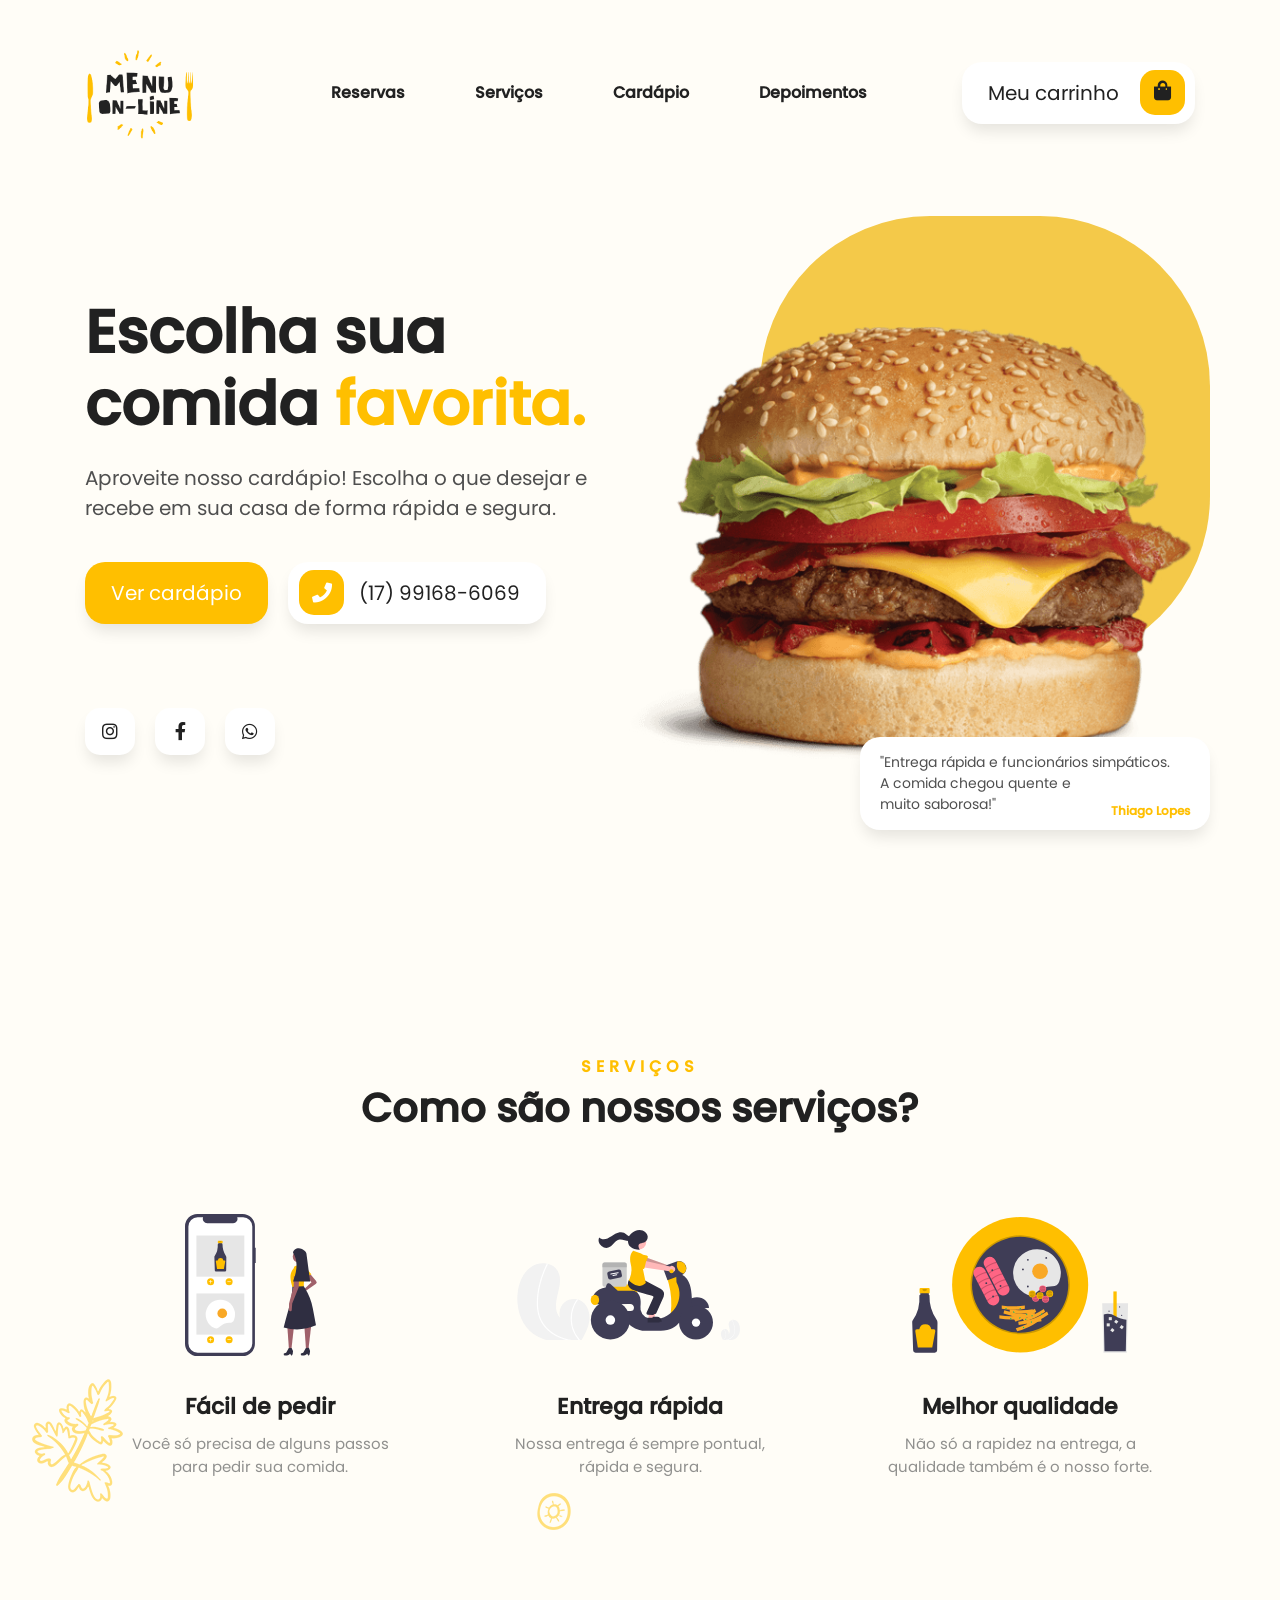
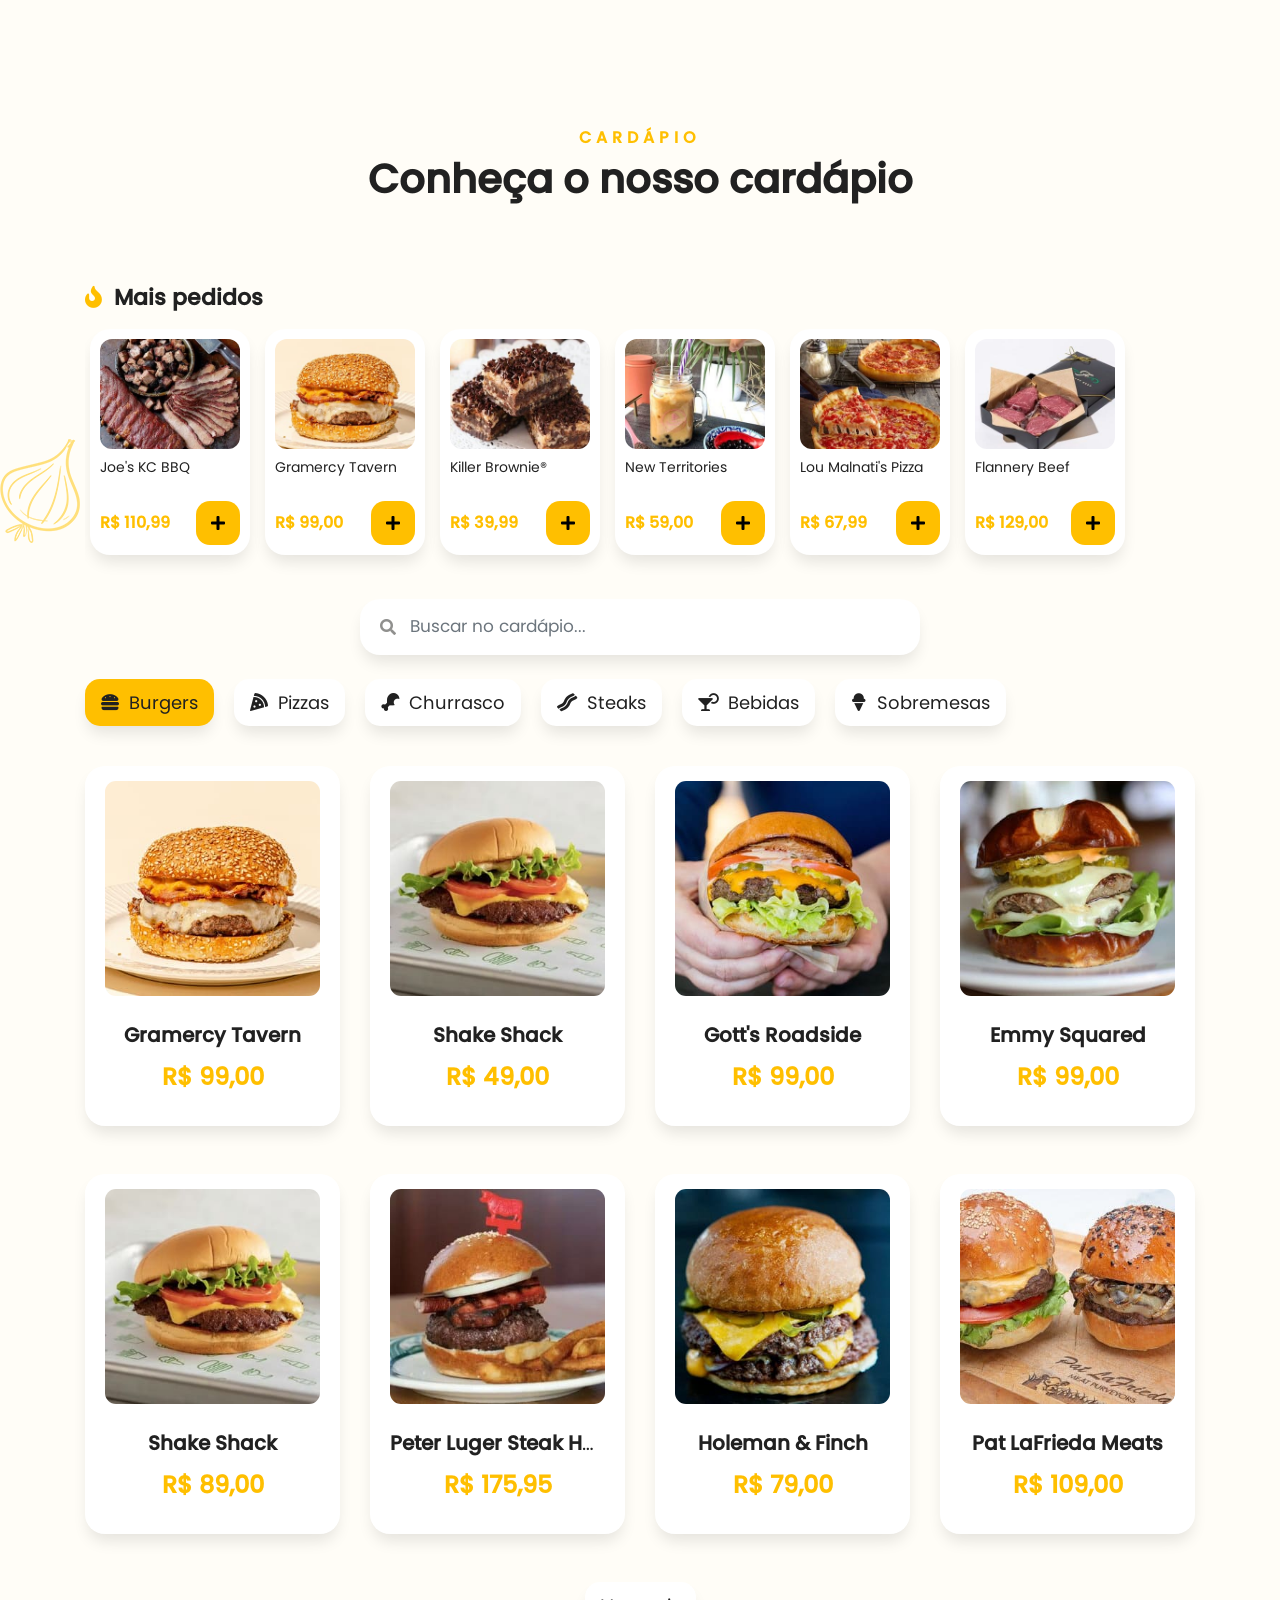
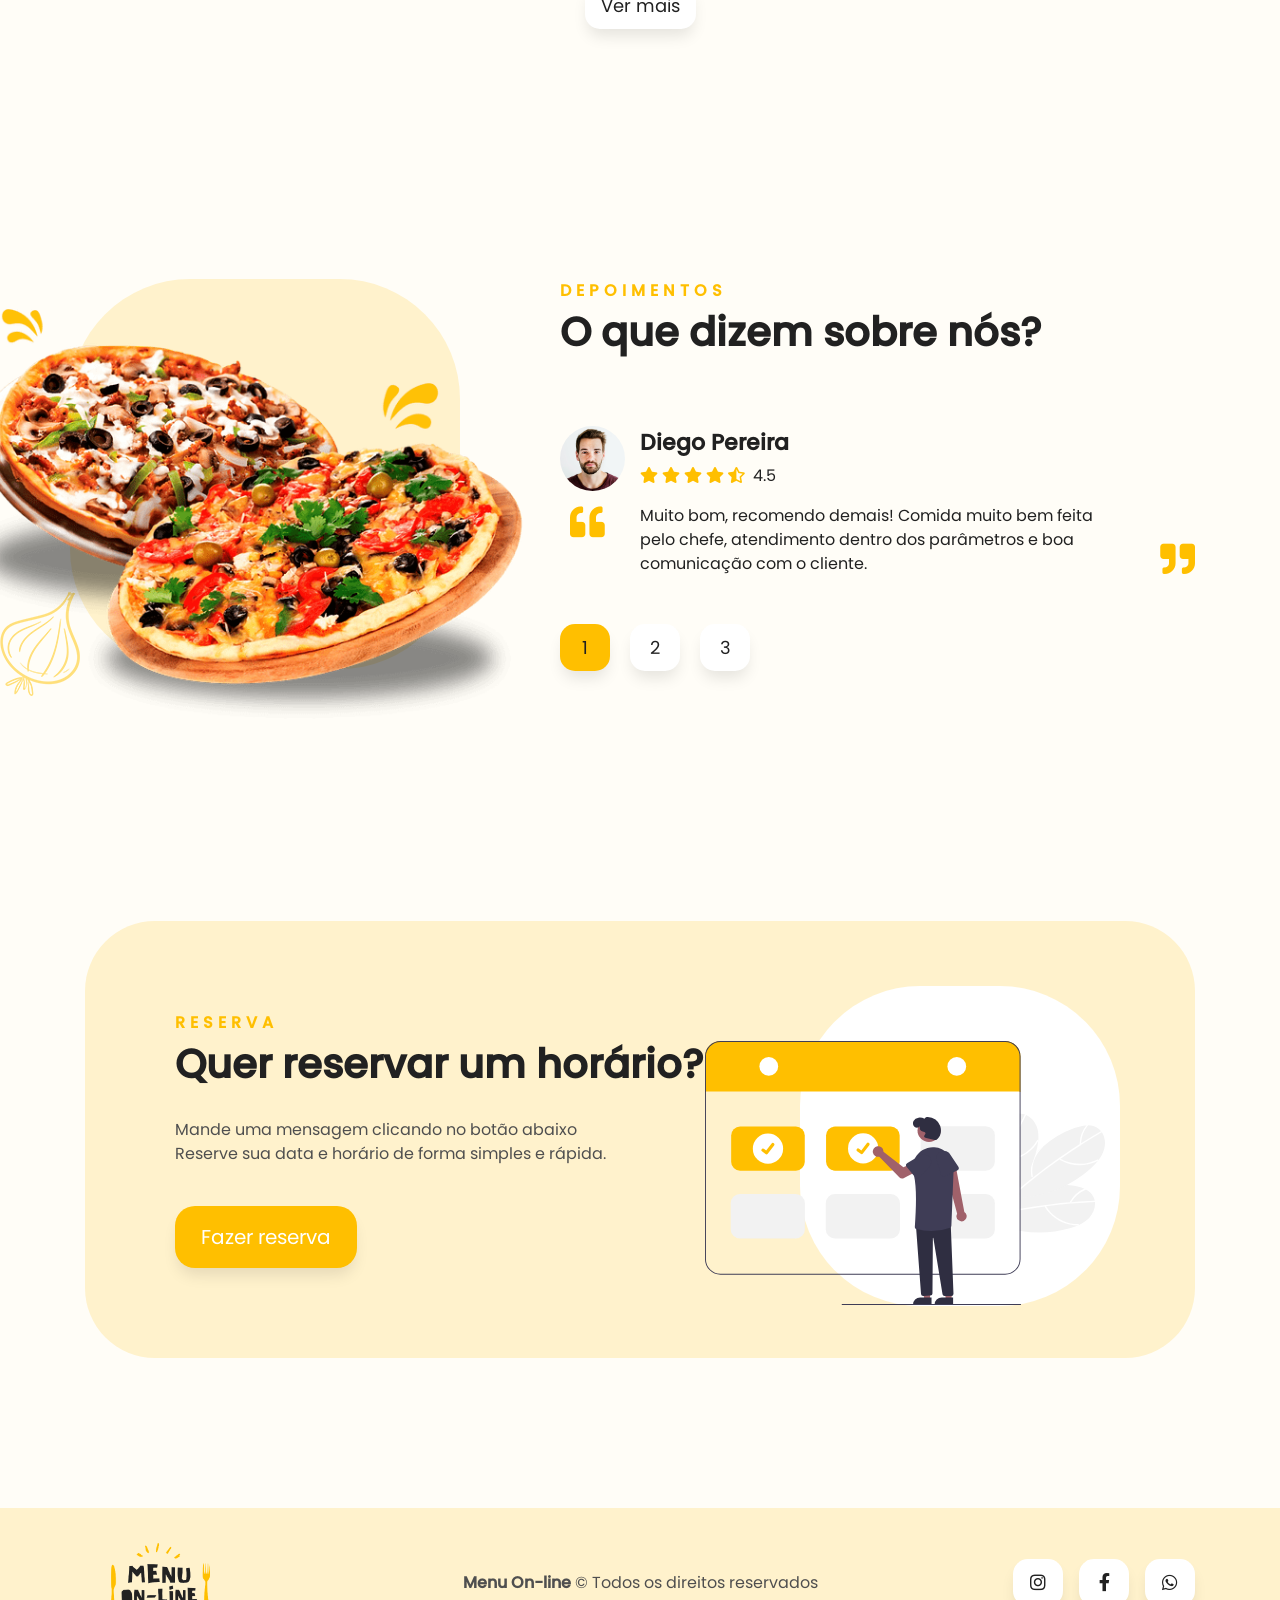
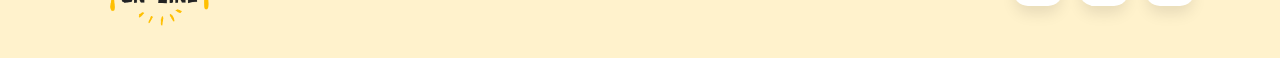
<file: index.html>
<!DOCTYPE html>
<html>

    <head>
        <meta charset="UTF-8" />
        <meta http-equiv="X-UA-Compatible" content="IE=edge" />
        <meta name="viewport" content="width=device-width, initial-scale=1.0, viewport-fit=cover" />
        <title>Restaurante - Seja bem-vindo!</title>

        <link rel="stylesheet" href="./css/bootstrap.min.css" />
        <link rel="stylesheet" href="./css/fontawesome.css" />
        <link rel="stylesheet" href="./css/animate.css" />
        <link rel="stylesheet" href="./css/main.css" />
        <link rel="stylesheet" href="./css/responsivo.css" />

    </head>

    <body>

        <div class="container-mensagens" id="container-mensagens">

        </div>

        <a class="botao-carrinho animated bounceIn hidden" onclick="cardapio.metodos.abrirCarrinho(true)">
            <div class="badge-total-carrinho">0</div>
            <i class="fa fa-shopping-bag"></i>
        </a>

        <section class="header">
            <div class="container">
                <nav class="navbar navbar-expand-lg pl-0 pr-0 col-one">
                    <a class="navbar-brand wow fadeIn" href="#">
                        <img src="./img/logo.png" width="160" class="img-logo" />
                    </a>
                    <button class="navbar-toggler" type="button" data-toggle="collapse" data-target="#navbarNavDropdown">
                        <span class="navbar-toggler-icon">
                            <i class="fas fa-bars"></i>
                        </span>
                    </button>
                    <div class="collapse navbar-collapse" id="navbarNavDropdown">
                        <ul class="navbar-nav ml-auto mr-auto wow fadeIn">
                            <li class="nav-item">
                                <a href="#reservas" class="nav-link"><b>Reservas</b></a>
                            </li>
                            <li class="nav-item">
                                <a href="#servicos" class="nav-link"><b>Serviços</b></a>
                            </li>
                            <li class="nav-item">
                                <a href="#cardapio" class="nav-link"><b>Cardápio</b></a>
                            </li>
                            <li class="nav-item">
                                <a href="#depoimentos" class="nav-link"><b>Depoimentos</b></a>
                            </li>
                        </ul>
                        <a class="btn btn-white btn-icon wow fadeIn" onclick="cardapio.metodos.abrirCarrinho(true)">
                            Meu carrinho <span class="icon">
                                <div class="container-total-carrinho badge-total-carrinho hidden">0</div>
                                <i class="fa fa-shopping-bag"></i>
                            </span>
                        </a>
                    </div>
                </nav>
            </div>
        </section>

        <section class="banner">
            <div class="container">
                <div class="row">
                    <div class="col-12 col-lg-6 col-md-6 col-sm-12 col-one">
                        <div class="d-flex text-banner">
                            <h1 class="wow fadeInLeft"><b>Escolha sua comida <b class="color-primary">favorita.</b></b></h1>
                            <p class="wow fadeInLeft delay-02s">
                                Aproveite nosso cardápio! Escolha o que desejar e recebe em sua casa de forma rápida e segura.
                            </p>
                            <div class="wow fadeIn delay-05s">
                                <a href="#cardapio" class="btn btn-yellow mt-4 mr-3">
                                    Ver cardápio
                                </a>
                                <a href="#" class="btn btn-white btn-icon-left mt-4" id="btnLigar">
                                    <span class="icon-left">
                                        <i class="fa fa-phone"></i>
                                    </span>
                                    (17) 99168-6069
                                </a>
                            </div>
                        </div>
                        <a href="https://www.instagram.com/limafront/" target="_blank" class="btn btn-sm btn-white btn-social mt-4 mr-3 wow fadeIn delay-05s">
                            <i class="fab fa-instagram"></i>
                        </a>
                        <a class="btn btn-sm btn-white btn-social mt-4 mr-3 wow fadeIn delay-05s">
                            <i class="fab fa-facebook-f"></i>
                        </a>
                        <a class="btn btn-sm btn-white btn-social mt-4 wow fadeIn delay-05s">
                            <i class="fab fa-whatsapp"></i>
                        </a>
                    </div>

                    <div class="col-6 no-mobile">
                        <div class="card-banner wow fadeIn delay-02s"></div>
                        <div class="d-flex img-banner wow fadeIn delay-05s">
                            <img src="./img/burguer.png" />
                        </div>
                        <div class="card card-case wow fadeInRight delay-07s">
                            "Entrega rápida e funcionários simpáticos.
                            <br>A comida chegou quente e <br>
                            muito saborosa!"
                            <span class="card-case-name">
                                <b>Thiago Lopes</b>
                            </span>
                        </div>
                    </div>
                </div>
            </div>
        </section>

        <section class="servicos" id="servicos">

            <div class="background-servicos"></div>

            <div class="container">
                <div class="row">

                    <div class="col-12 col-one text-center mb-5 wow fadeIn">
                        <span class="hint-title"><b>Serviços</b></span>
                        <h1 class="title">
                            <b>Como são nossos serviços?</b>
                        </h1>
                    </div>

                    <div class="col-12 col-lg-4 col-md-4 col-sm-12 col-one mb-5 wow fadeInUp">
                        <div class="card-icon text-center">
                            <img src="./img/icone-pedido.svg" width="150" />
                        </div>
                        <div class="card-text text-center mt-3">
                            <p><b>Fácil de pedir</b></p>
                            <span>
                                Você só precisa de alguns passos para pedir sua comida.
                            </span>
                        </div>
                    </div>

                    <div class="col-12 col-lg-4 col-md-4 col-sm-12 col-one mb-5 wow fadeInUp">
                        <div class="card-icon text-center">
                            <img src="./img/icone-delivery.svg" width="250" />
                        </div>
                        <div class="card-text text-center mt-3">
                            <p><b>Entrega rápida</b></p>
                            <span>
                                Nossa entrega é sempre pontual, rápida e segura.
                            </span>
                        </div>
                    </div>

                    <div class="col-12 col-lg-4 col-md-4 col-sm-12 col-one mb-5 wow fadeInUp">
                        <div class="card-icon text-center">
                            <img src="./img/icone-qualidade.svg" width="250" />
                        </div>
                        <div class="card-text text-center mt-3">
                            <p><b>Melhor qualidade</b></p>
                            <span>
                                Não só a rapidez na entrega, a qualidade também é o nosso forte.
                            </span>
                        </div>
                    </div>

                </div>
            </div>
        </section>

        <section class="cardapio" id="cardapio">

            <div class="background-cardapio"></div>

            <div class="container">
                <div class="row">

                    <div class="col-12 col-one text-center mb-5 wow fadeIn">
                        <span class="hint-title"><b>Cardápio</b></span>
                        <h1 class="title">
                            <b>Conheça o nosso cardápio</b>
                        </h1>
                    </div>

                    <div class="col-12 col-one mb-4 wow fadeInUp" id="maisPedidos">
                        <p class="titulo-secao"><i class="fas fa-fire"></i>&nbsp; <b>Mais pedidos</b></p>
                        <div class="lista-populares" id="listaPopulares"></div>
                    </div>

                    <div class="col-12 col-one mb-4 wow fadeInUp">
                        <div class="busca-wrap">
                            <i class="fas fa-search"></i>
                            <input id="txtBusca" type="search" class="form-control" placeholder="Buscar no cardápio..." autocomplete="off" oninput="cardapio.metodos.buscarItens()" />
                            <a id="btnLimparBusca" class="limpar-busca hidden" onclick="cardapio.metodos.limparBusca()"><i class="fas fa-times"></i></a>
                        </div>
                    </div>

                    <div class="col-12 col-one container-menu wow fadeInUp">
                        <a id="menu-burgers" class="btn btn-white btn-sm mr-3 active" onclick="cardapio.metodos.obterItensCardapio('burgers')">
                            <i class="fas fa-hamburger"></i>&nbsp; Burgers
                        </a>
                        <a id="menu-pizzas" class="btn btn-white btn-sm mr-3" onclick="cardapio.metodos.obterItensCardapio('pizzas')">
                            <i class="fas fa-pizza-slice"></i>&nbsp; Pizzas
                        </a>
                        <a id="menu-churrasco" class="btn btn-white btn-sm mr-3" onclick="cardapio.metodos.obterItensCardapio('churrasco')">
                            <i class="fas fa-drumstick-bite"></i>&nbsp; Churrasco
                        </a>
                        <a id="menu-steaks" class="btn btn-white btn-sm mr-3" onclick="cardapio.metodos.obterItensCardapio('steaks')">
                            <i class="fas fa-bacon"></i>&nbsp; Steaks
                        </a>
                        <a id="menu-bebidas" class="btn btn-white btn-sm mr-3" onclick="cardapio.metodos.obterItensCardapio('bebidas')">
                            <i class="fas fa-cocktail"></i>&nbsp; Bebidas
                        </a>
                        <a id="menu-sobremesas" class="btn btn-white btn-sm mr-3" onclick="cardapio.metodos.obterItensCardapio('sobremesas')">
                            <i class="fas fa-ice-cream"></i>&nbsp; Sobremesas
                        </a>
                    </div>

                    <div class="col-12 col-one">
                        <div class="row" id="itensCardapio">

                            

                        </div>
                    </div>
                
                    <div class="col-12 col-one text-center wow fadeInUp">
                        <a id="btnVerMais" class="btn btn-white btn-sm" onclick="cardapio.metodos.verMais()">
                            Ver mais
                        </a>
                    </div>

                </div>
            </div>
        </section>

        <section class="depoimentos" id="depoimentos">

            <div class="background-depoimentos"></div>

            <div class="container">
                <div class="row">

                    <div class="col-5 no-mobile text-center">
                        <div class="card-depoimentos wow fadeIn"></div>
                        <div class="d-flex img-banner wow fadeInLeft delay-02s">
                            <img src="./img/pizzas.png" />
                        </div>
                    </div>

                    <div class="col-12 col-lg-7 col-md-7 col-sm-12 col-one">
                        <span class="hint-title wow fadeIn"><b>Depoimentos</b></span>
                        <h1 class="title wow fadeIn">
                            <b>O que dizem sobre nós?</b>
                        </h1>
                        <div class="mb-5">

                            <div class="depoimento animated fadeIn" id="depoimento-1">
                                <div class="container-dados-depoimento">
                                    <div class="imagem-depoimento"></div>
                                    <div>
                                        <p class="nome-depoimento"><b>Diego Pereira</b></p>
                                        <p class="nota-depoimento">
                                            <i class="fas fa-star"></i>
                                            <i class="fas fa-star"></i>
                                            <i class="fas fa-star"></i>
                                            <i class="fas fa-star"></i>
                                            <i class="fas fa-star-half-alt"></i>&nbsp; <span>4.5</span>
                                        </p>
                                    </div>
                                </div>
                                <p class="texto-depoimento">
                                    <i class="fas fa-quote-left"></i>
                                    <span>
                                        Muito bom, recomendo demais! Comida muito bem feita pelo chefe, 
                                        atendimento dentro dos parâmetros e boa comunicação com o cliente.
                                    </span>
                                    <i class="fas fa-quote-right"></i>
                                </p>
                            </div>

                            <div class="depoimento animated fadeIn hidden" id="depoimento-2">
                                <div class="container-dados-depoimento">
                                    <div class="imagem-depoimento"></div>
                                    <div>
                                        <p class="nome-depoimento"><b>Ana Beatriz</b></p>
                                        <p class="nota-depoimento">
                                            <i class="fas fa-star"></i>
                                            <i class="fas fa-star"></i>
                                            <i class="fas fa-star"></i>
                                            <i class="fas fa-star"></i>
                                            <i class="fas fa-star"></i>&nbsp; <span>5.0</span>
                                        </p>
                                    </div>
                                </div>
                                <p class="texto-depoimento">
                                    <i class="fas fa-quote-left"></i>
                                    <span>
                                        Um jantar perfeito do começo ao fim. Comida, experiência, serviço...
                                        foi tão maravilhoso que fomos dois dias seguidos - fato inédito para mim em uma viagem.
                                    </span>
                                    <i class="fas fa-quote-right"></i>
                                </p>
                            </div>

                            <div class="depoimento animated fadeIn hidden" id="depoimento-3">
                                <div class="container-dados-depoimento">
                                    <div class="imagem-depoimento"></div>
                                    <div>
                                        <p class="nome-depoimento"><b>João Guilherme</b></p>
                                        <p class="nota-depoimento">
                                            <i class="fas fa-star"></i>
                                            <i class="fas fa-star"></i>
                                            <i class="fas fa-star"></i>
                                            <i class="fas fa-star"></i>
                                            <i class="far fa-star"></i>&nbsp; <span>4.0</span>
                                        </p>
                                    </div>
                                </div>
                                <p class="texto-depoimento">
                                    <i class="fas fa-quote-left"></i>
                                    <span>
                                        A comida estava excelente e o serviço gentil nos surpreendeu!
                                        Dica: reserve umas 3 horas para ter uma experiência incrível.
                                    </span>
                                    <i class="fas fa-quote-right"></i>
                                </p>
                            </div>

                        </div>
                        
                        <a id="btnDepoimento-1" class="btn btn-sm btn-white btn-social wow fadeIn mr-3 active" onclick="cardapio.metodos.abrirDepoimento(1)">1</a>
                        <a id="btnDepoimento-2" class="btn btn-sm btn-white btn-social wow fadeIn mr-3" onclick="cardapio.metodos.abrirDepoimento(2)">2</a>
                        <a id="btnDepoimento-3" class="btn btn-sm btn-white btn-social wow fadeIn" onclick="cardapio.metodos.abrirDepoimento(3)">3</a>

                    </div>

                </div>
            </div>
        </section>

        <section class="reserva" id="reservas">
            <div class="container">
                <div class="row">
                    <div class="col-12 col-one">

                        <div class="card-secondary wow fadeInUp">

                            <div class="row">

                                <div class="col-12 col-lg-7 col-md-7 col-sm-12">
                                    <span class="hint-title"><b>Reserva</b></span>
                                    <h1 class="title">
                                        <b>Quer reservar um horário?</b>
                                    </h1>
                                    <p class="pr-5">
                                        Mande uma mensagem clicando no botão abaixo
                                        <br>
                                        Reserve sua data e horário de forma simples e rápida.
                                    </p>
                                    <a class="btn btn-yellow mt-4 wow fadeIn delay-05s" href="#" id="btnReserva" target="_blank">
                                        Fazer reserva
                                    </a>
                                </div>

                                <div class="col-5 no-mobile">
                                    <div class="card-reserva"></div>
                                    <div class="d-flex img-banner">
                                        <img src="./img/icone-reserva.svg" />
                                    </div>
                                </div>

                            </div>

                        </div>

                    </div>
                </div>
            </div>
        </section>

        <footer>
            <div class="container">
                <div class="row">

                    <div class="col-12 col-lg-3 col-md-3 col-sm-12 col-one container-logo-footer wow fadeIn">
                        <img class="logo-footer" src="./img/logo.png" />
                    </div>

                    <div class="col-12 col-lg-6 col-md-6 col-sm-12 col-one container-texto-footer wow fadeIn">
                        <p class="mb-0">
                            <b>Menu On-line</b> &copy; Todos os direitos reservados
                        </p>
                    </div>

                    <div class="col-12 col-lg-3 col-md-3 col-sm-12 col-one container-redes-footer wow fadeIn">
                        <a class="btn btn-sm btn-white btn-social mr-3">
                            <i class="fab fa-instagram"></i>
                        </a>
                        <a class="btn btn-sm btn-white btn-social mr-3">
                            <i class="fab fa-facebook-f"></i>
                        </a>
                        <a class="btn btn-sm btn-white btn-social">
                            <i class="fab fa-whatsapp"></i>
                        </a>
                    </div>

                </div>
            </div>
        </footer>


        <a class="barra-carrinho hidden" id="barraCarrinho" onclick="cardapio.metodos.abrirCarrinho(true)">
            <span class="barra-qtd"><i class="fa fa-shopping-bag"></i> <b class="barra-itens">0</b> itens</span>
            <span class="barra-total">R$ 0,00</span>
            <span class="barra-cta">Ver carrinho <i class="fas fa-chevron-right"></i></span>
        </a>

        <div class="modal-full animated fadeIn hidden" id="modalCarrinho">

            <div class="m-header">
                <div class="container">
                    <a class="btn btn-white btn-sm float-right" onclick="cardapio.metodos.abrirCarrinho(false)">
                        Fechar
                    </a>
                    <div class="etapas">
                        <div class="etapa etapa1 active">1</div>
                        <div class="etapa etapa2">2</div>
                        <div class="etapa etapa3">3</div>
                    </div>
                    <p class="title-carrinho mt-4">
                        <b id="lblTituloEtapa">Seu carrinho:</b>
                    </p>
                </div>
            </div>

            <div class="m-body">
                <div class="container">

                    <div id="itensCarrinho" class="row mr-0 ml-0 animated fadeIn hidden">

                    </div>

                    <div id="localEntrega" class="row mr-0 ml-0 animated fadeIn hidden">

                        <div class="col-12 mb-3 hidden" id="avisoEnderecoSalvo">
                            <span class="aviso-endereco"><i class="fas fa-history"></i> Usamos o seu último endereço. <a href="javascript:void(0)" onclick="cardapio.metodos.limparEndereco()">Usar outro</a></span>
                        </div>

                        <div class="col-12 col-lg-4 col-md-4 col-sm-12">
                            <div class="form-group container-cep">
                                <label>CEP:</label>
                                <input id="txtCEP" type="text" class="form-control" />
                                <a class="btn btn-yellow btn-sm" onclick="cardapio.metodos.buscarCep()">
                                    <i class="fa fa-search"></i>
                                </a>
                            </div>
                        </div>

                        <div class="col-8 no-mobile"></div>

                        <div class="col-12 col-lg-6 col-md-6 col-sm-12">
                            <div class="form-group">
                                <label>Endereço:</label>
                                <input id="txtEndereco" type="text" class="form-control" />
                            </div>
                        </div>

                        <div class="col-12 col-lg-4 col-md-4 col-sm-12">
                            <div class="form-group">
                                <label>Bairro:</label>
                                <input id="txtBairro" type="text" class="form-control" />
                            </div>
                        </div>

                        <div class="col-12 col-lg-2 col-md-2 col-sm-12">
                            <div class="form-group">
                                <label>Número:</label>
                                <input id="txtNumero" type="text" class="form-control" />
                            </div>
                        </div>

                        <div class="col-12 col-lg-6 col-md-6 col-sm-12">
                            <div class="form-group">
                                <label>Cidade:</label>
                                <input id="txtCidade" type="text" class="form-control" />
                            </div>
                        </div>

                        <div class="col-12 col-lg-4 col-md-4 col-sm-12">
                            <div class="form-group">
                                <label>Complemento:</label>
                                <input id="txtComplemento" type="text" class="form-control" />
                            </div>
                        </div>

                        <div class="col-12 col-lg-2 col-md-2 col-sm-12">
                            <div class="form-group">
                                <label>UF:</label>
                                <select id="ddlUf" class="form-control">
                                    <option value="-1">...</option>
                                    <option value="AC">AC</option>
                                    <option value="AL">AL</option>
                                    <option value="AP">AP</option>
                                    <option value="AM">AM</option>
                                    <option value="BA">BA</option>
                                    <option value="CE">CE</option>
                                    <option value="DF">DF</option>
                                    <option value="ES">ES</option>
                                    <option value="GO">GO</option>
                                    <option value="MA">MA</option>
                                    <option value="MT">MT</option>
                                    <option value="MS">MS</option>
                                    <option value="MG">MG</option>
                                    <option value="PA">PA</option>
                                    <option value="PB">PB</option>
                                    <option value="PR">PR</option>
                                    <option value="PE">PE</option>
                                    <option value="PI">PI</option>
                                    <option value="RJ">RJ</option>
                                    <option value="RN">RN</option>
                                    <option value="RS">RS</option>
                                    <option value="RO">RO</option>
                                    <option value="RR">RR</option>
                                    <option value="SC">SC</option>
                                    <option value="SP">SP</option>
                                    <option value="SE">SE</option>
                                    <option value="TO">TO</option>
                                </select>
                            </div>
                        </div>

                    </div>

                    <div id="resumoCarrinho" class="row mr-0 ml-0 animated fadeIn hidden">
                        <div class="col-12">
                            <p class="title-carrinho mt-4">
                                <b>Itens do pedido:</b>
                            </p>
                        </div>

                        <div class="col-12">
                            <div class="row" id="listaItensResumo">

                            </div>
                        </div>

                        <div class="col-12">
                            <p class="title-carrinho mt-4">
                                <b>Local da entrega:</b>
                            </p>
                        </div>

                        <div class="col-12 item-carrinho resumo">
                            <div class="img-map">
                                <i class="fas fa-map-marked-alt"></i>
                            </div>
                            <div class="dados-produto">
                                <p class="texto-endereco">
                                    <b id="resumoEndereco"></b>
                                </p>
                                <p class="cidade-endereco" id="cidadeEndereco"></p>
                            </div>
                        </div>

                    </div>

                </div>
            </div>

            <div class="m-footer">
                <div class="container">
                    <div class="container-total text-right mb-4">
                        <p class="mb-0">
                            <span>Subtotal:</span>
                            <span id="lblSubTotal">R$ 0,00</span>
                        </p>
                        <p class="mb-0 texto-entrega">
                            <span><i class="fas fa-motorcycle"></i> Entrega:</span>
                            <span id="lblValorEntrega">+ R$ 0,00</span>
                        </p>
                        <p class="mb-0 texto-total">
                            <span><b>Total:</b></span>
                            <span class="valor-total"><b id="lblValorTotal">R$ 0,00</b></span>
                        </p>
                    </div>

                    <a onclick="cardapio.metodos.carregarEndereco()" class="btn btn-yellow float-right" id="btnEtapaPedido">
                        Continuar
                    </a>
                    <a onclick="cardapio.metodos.resumoPedido()" class="btn btn-yellow float-right hidden" id="btnEtapaEndereco">
                        Revisar pedido
                    </a>
                    <a href="#" class="btn btn-yellow float-right hidden" id="btnEtapaResumo" target="_blank">
                        Enviar pedido
                    </a>

                    <a onclick="cardapio.metodos.voltarEtapa()" class="btn btn-white float-right mr-3 hidden" id="btnVoltar">
                        Voltar
                    </a>

                </div>
            </div>


        </div>


        <script type="text/javascript" src="./js/jquery-1.12.4.min.js"></script>
        <script type="text/javascript" src="./js/modernizr-3.5.0.min.js"></script>
        <script type="text/javascript" src="./js/bootstrap.min.js"></script>
        <script type="text/javascript" src="./js/popper.min.js"></script>
        <script type="text/javascript" src="./js/wow.min.js"></script>
        <script type="text/javascript" src="./js/dados.js"></script>
        <script type="text/javascript" src="./js/menu-storage.js"></script>
        <script type="text/javascript" src="./js/app.js"></script>

        <script>new WOW().init();</script>

    </body>

</html>
</file>
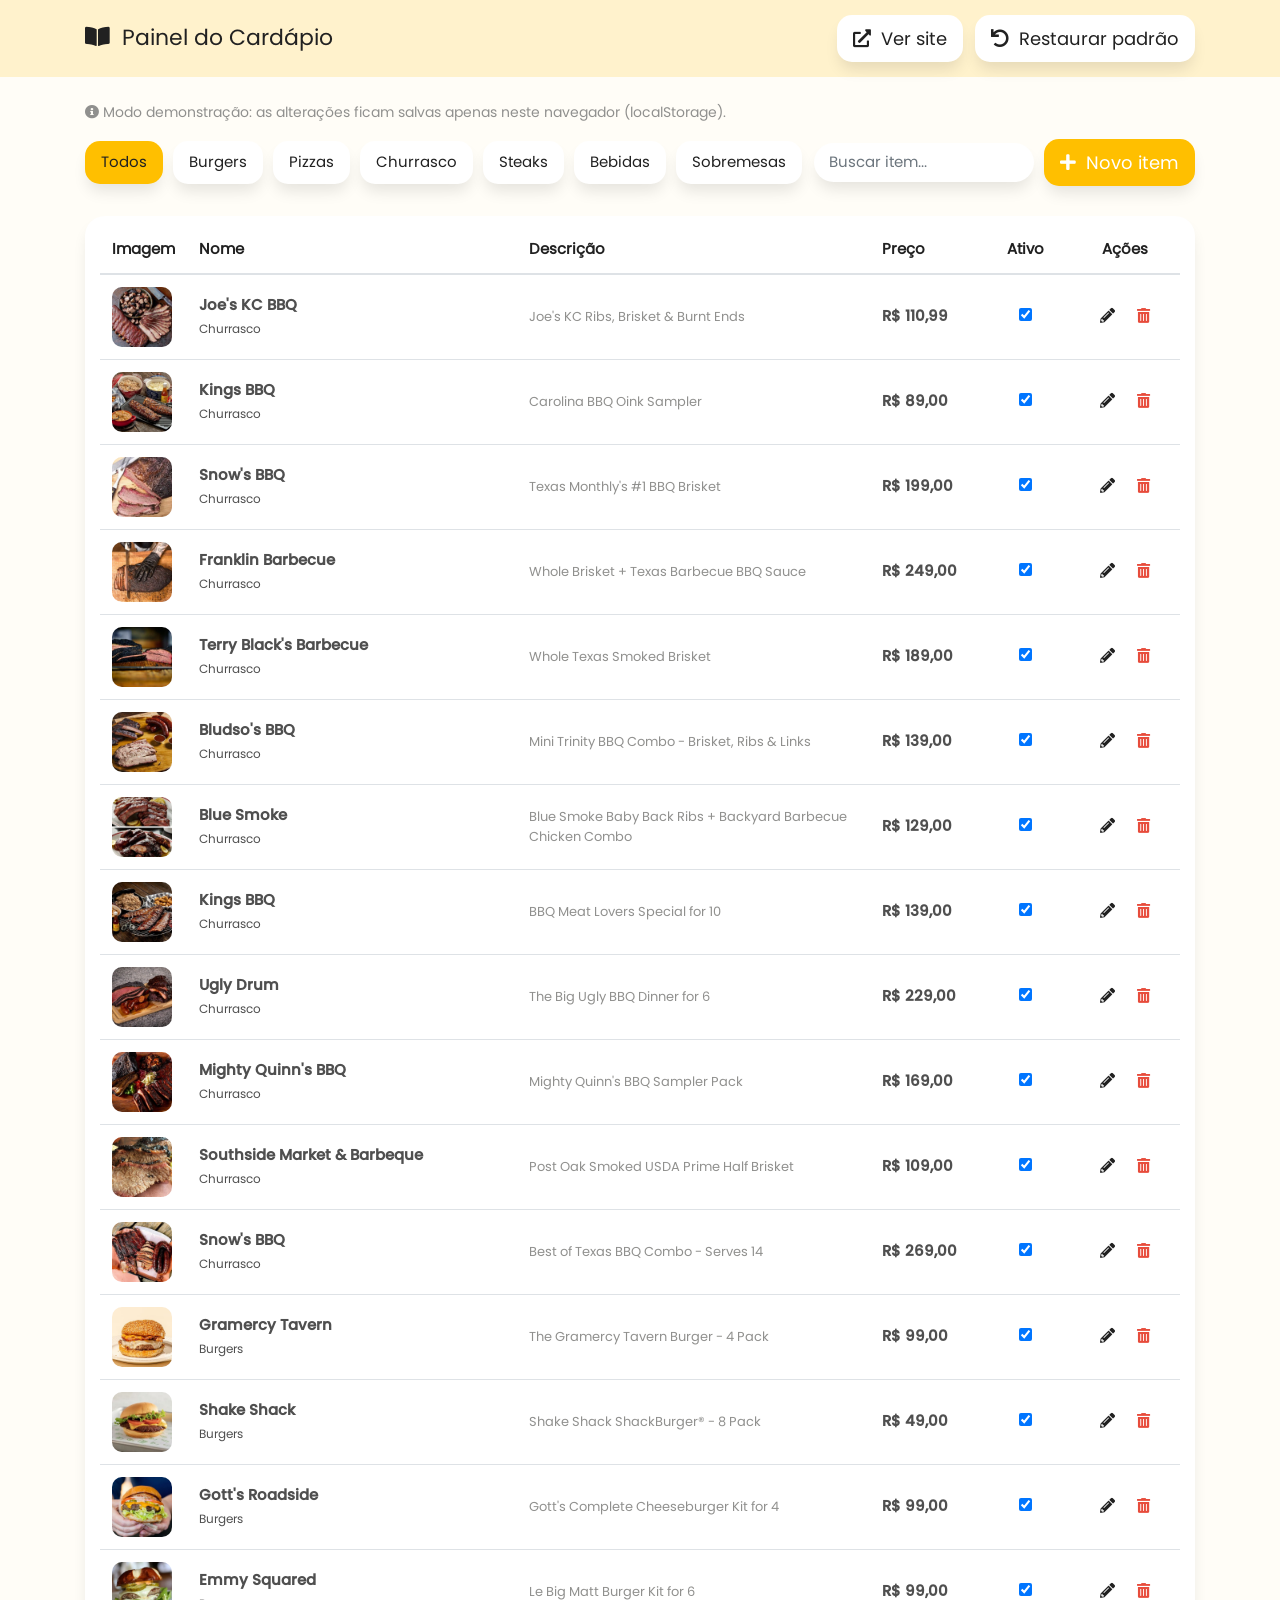
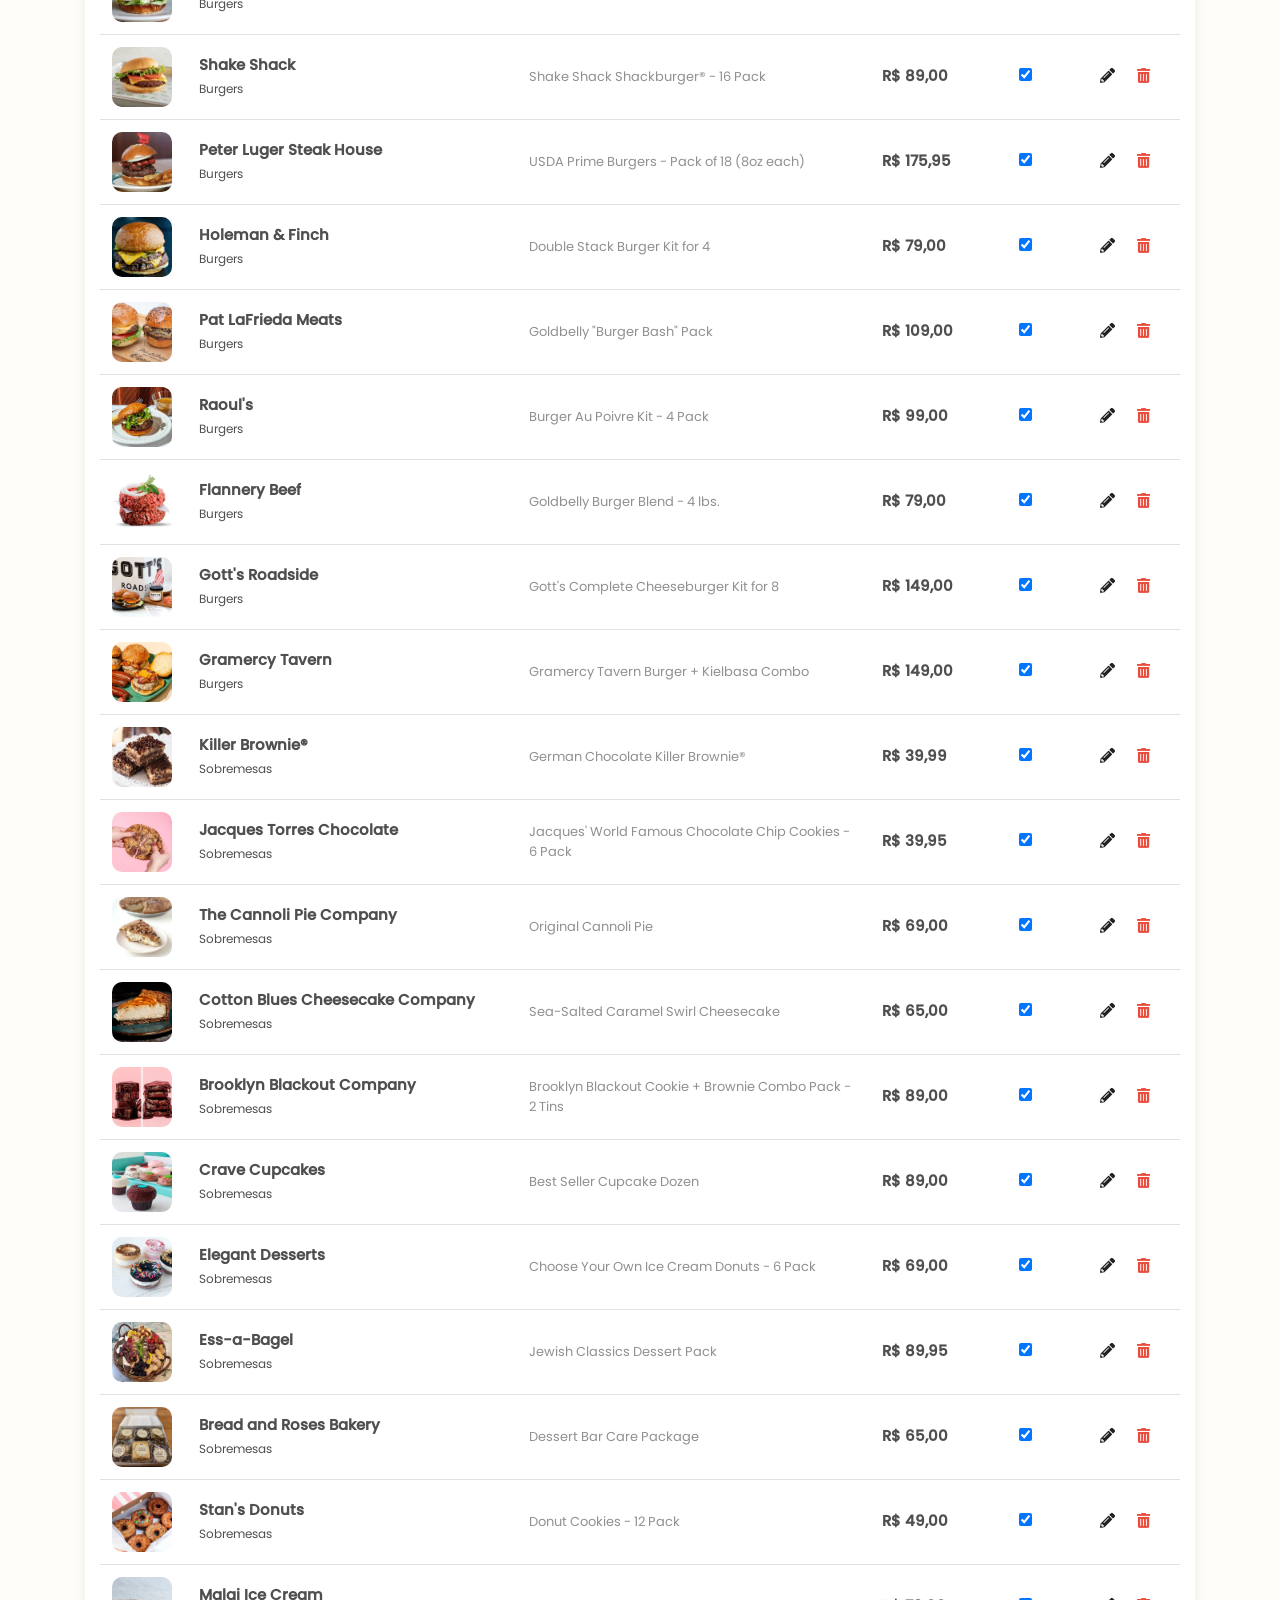
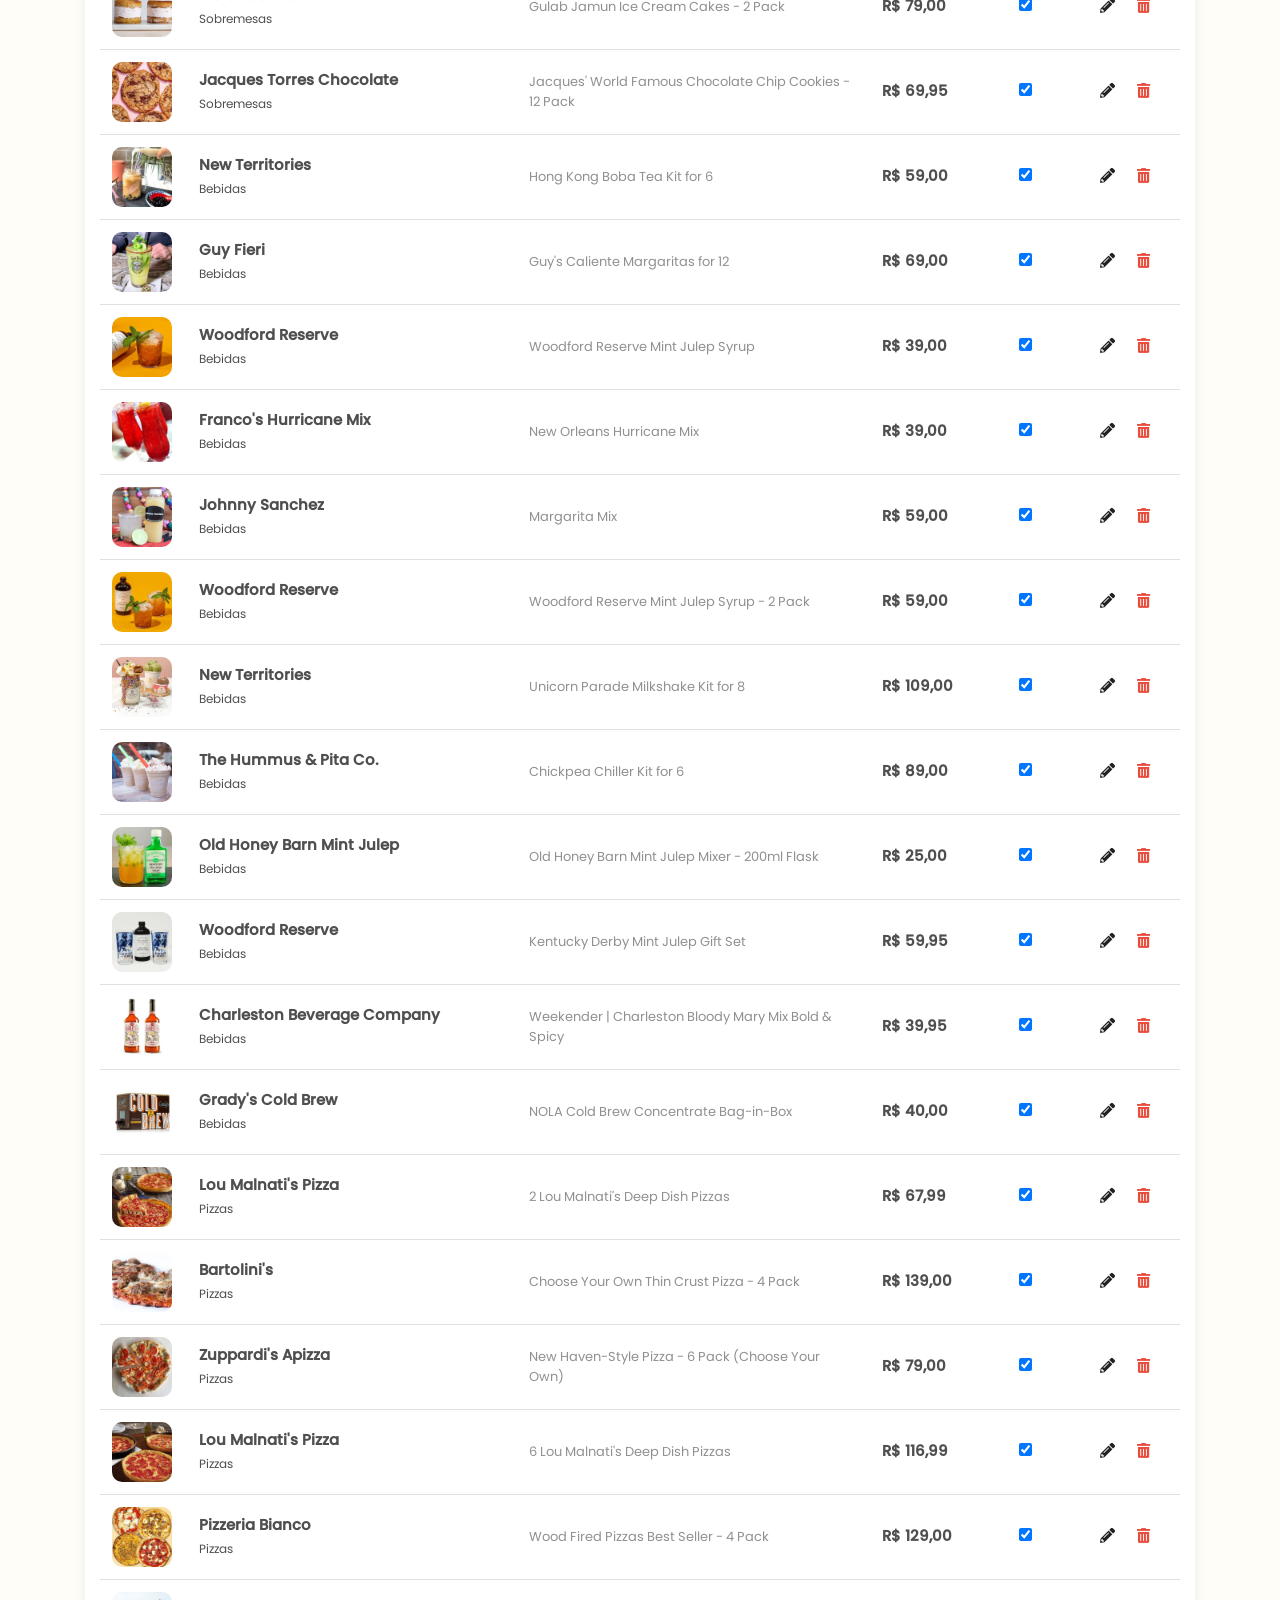
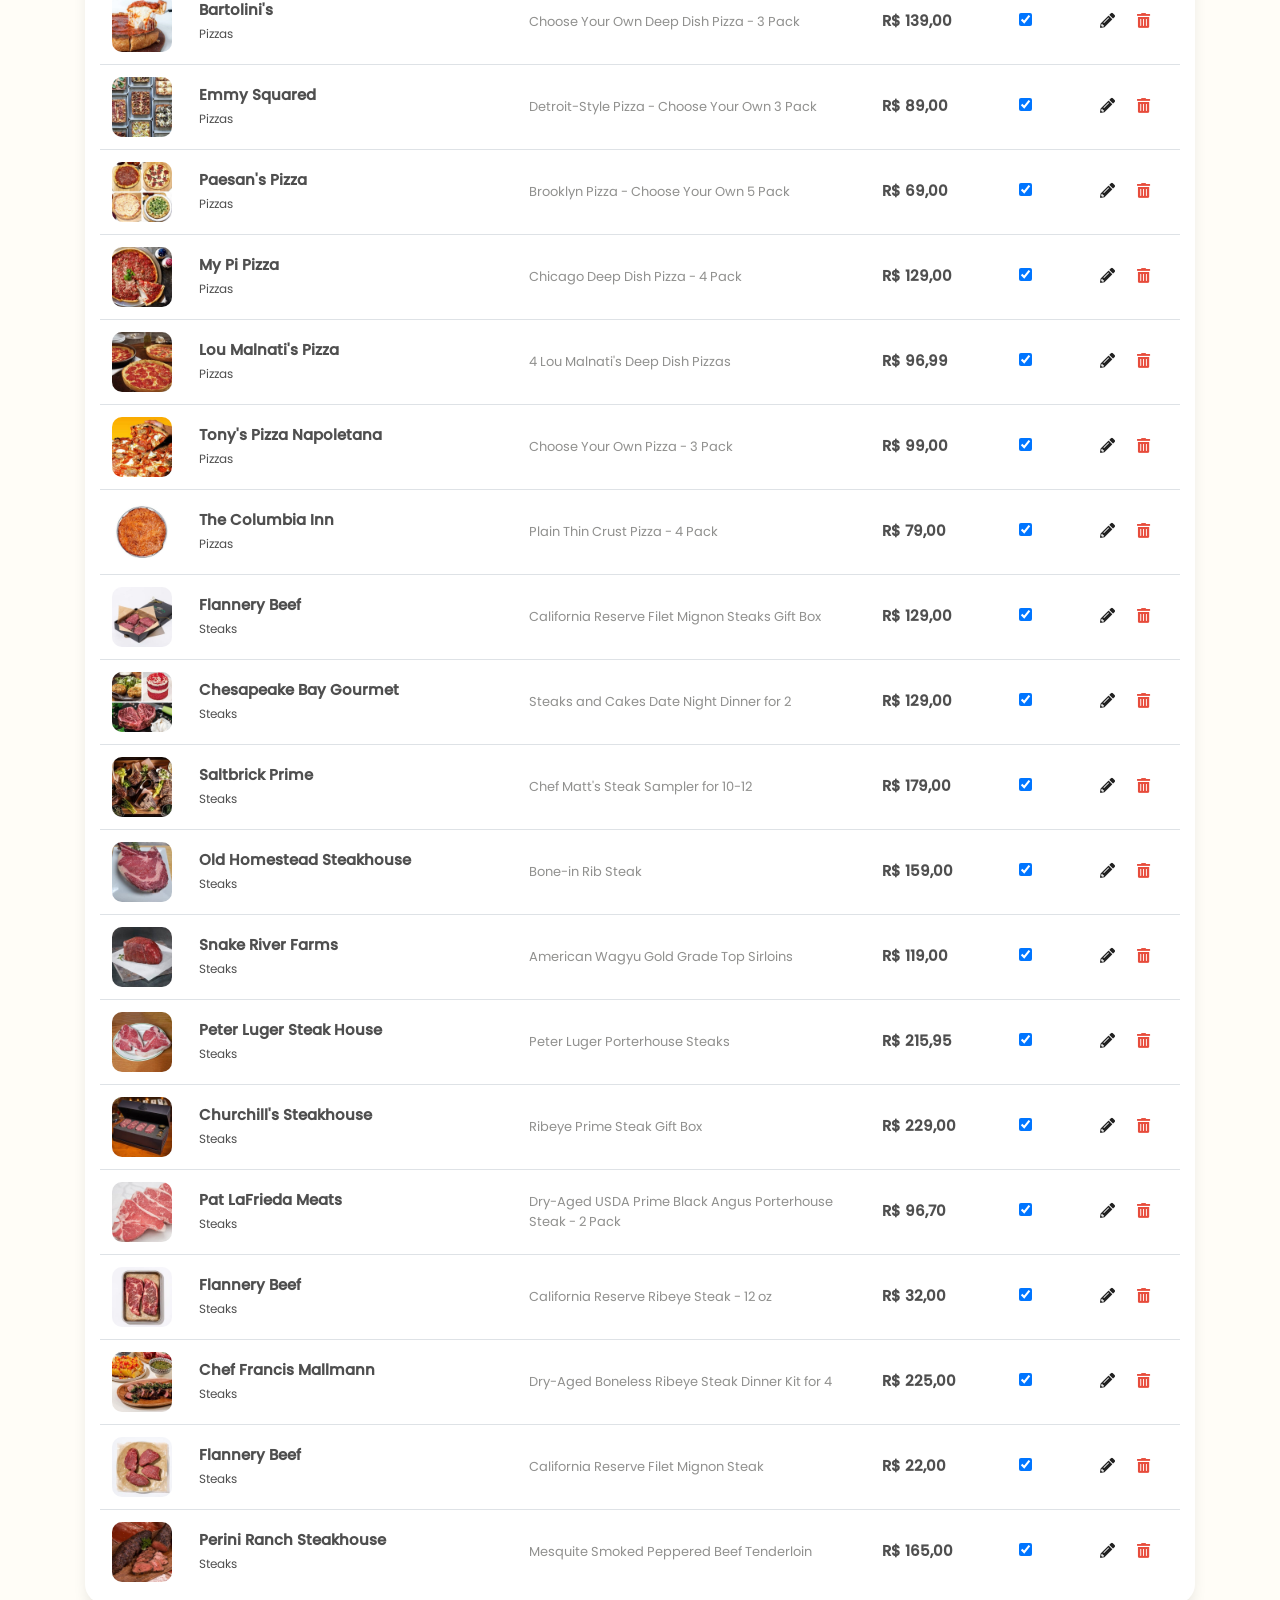
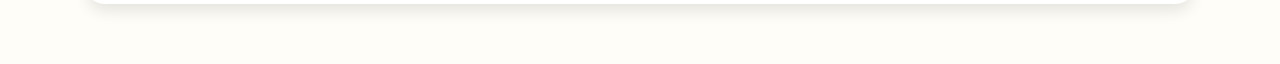
<file: painel/cardapio.html>
<!DOCTYPE html>
<html lang="pt-BR">
<head>
    <meta charset="UTF-8" />
    <meta name="viewport" content="width=device-width, initial-scale=1.0" />
    <title>Painel - Cardápio</title>

    <link rel="stylesheet" href="../css/bootstrap.min.css" />
    <link rel="stylesheet" href="../css/fontawesome.css" />
    <link rel="stylesheet" href="../css/animate.css" />
    <link rel="stylesheet" href="../css/main.css" />
    <link rel="stylesheet" href="./css/painel.css" />
</head>
<body>

    <div class="container-mensagens" id="container-mensagens"></div>

    <header class="painel-topo">
        <div class="container d-flex align-items-center justify-content-between">
            <h1 class="painel-titulo"><i class="fas fa-book-open"></i>&nbsp; Painel do Cardápio</h1>
            <div>
                <a href="../index.html" target="_blank" class="btn btn-white btn-sm mr-2"><i class="fas fa-external-link-alt"></i>&nbsp; Ver site</a>
                <a href="javascript:void(0)" id="btnRestaurar" class="btn btn-white btn-sm"><i class="fas fa-undo"></i>&nbsp; Restaurar padrão</a>
            </div>
        </div>
    </header>

    <main class="container painel-corpo">

        <p class="painel-aviso">
            <i class="fas fa-info-circle"></i>
            Modo demonstração: as alterações ficam salvas apenas neste navegador (localStorage).
        </p>

        <div class="painel-barra">
            <div id="abasCategorias" class="painel-abas"></div>
            <div class="painel-acoes">
                <input type="text" id="txtBusca" class="form-control" placeholder="Buscar item..." />
                <a href="javascript:void(0)" id="btnNovo" class="btn btn-yellow btn-sm"><i class="fas fa-plus"></i>&nbsp; Novo item</a>
            </div>
        </div>

        <div class="card painel-tabela">
            <table class="table mb-0">
                <thead>
                    <tr>
                        <th style="width:80px">Imagem</th>
                        <th>Nome</th>
                        <th>Descrição</th>
                        <th style="width:110px">Preço</th>
                        <th style="width:90px" class="text-center">Ativo</th>
                        <th style="width:110px" class="text-center">Ações</th>
                    </tr>
                </thead>
                <tbody id="listaItens"></tbody>
            </table>
            <p id="listaVazia" class="text-center mt-4 mb-4 hidden">Nenhum item encontrado.</p>
        </div>

    </main>

    <!-- Modal adicionar/editar -->
    <div class="painel-modal hidden" id="modalItem">
        <div class="painel-modal-conteudo card animated fadeIn">
            <h2 id="tituloModal" class="painel-modal-titulo">Novo item</h2>

            <input type="hidden" id="itemIdOriginal" />
            <input type="hidden" id="itemCategoriaOriginal" />

            <div class="form-group">
                <label>Categoria</label>
                <select id="selCategoria" class="form-control"></select>
            </div>
            <div class="form-group">
                <label>Nome</label>
                <input type="text" id="txtNome" class="form-control" />
            </div>
            <div class="form-group">
                <label>Descrição</label>
                <input type="text" id="txtDescricao" class="form-control" />
            </div>
            <div class="form-group">
                <label>Preço (R$)</label>
                <input type="text" id="txtPreco" class="form-control" placeholder="0,00" />
            </div>
            <div class="form-group">
                <label>Imagem</label>
                <input type="file" id="fileImagem" accept="image/*" class="form-control-file" />
                <small class="text-muted">ou informe uma URL / caminho:</small>
                <input type="text" id="txtImagem" class="form-control mt-1" placeholder="./img/cardapio/..." />
                <img id="previewImagem" class="painel-preview hidden" />
            </div>
            <div class="form-group">
                <label class="mb-0"><input type="checkbox" id="chkAtivo" checked /> Item ativo (visível no site)</label>
            </div>

            <div class="text-right mt-4">
                <a href="javascript:void(0)" id="btnCancelar" class="btn btn-white btn-sm mr-2">Cancelar</a>
                <a href="javascript:void(0)" id="btnSalvar" class="btn btn-yellow btn-sm">Salvar</a>
            </div>
        </div>
    </div>

    <!-- Modal exclusão -->
    <div class="painel-modal hidden" id="modalExcluir">
        <div class="painel-modal-conteudo card animated fadeIn" style="max-width:420px">
            <h2 class="painel-modal-titulo">Excluir item</h2>
            <p>Tem certeza que deseja excluir <b id="lblExcluir"></b>?</p>
            <div class="text-right mt-4">
                <a href="javascript:void(0)" id="btnCancelarExcluir" class="btn btn-white btn-sm mr-2">Cancelar</a>
                <a href="javascript:void(0)" id="btnConfirmarExcluir" class="btn btn-sm btn-excluir">Excluir</a>
            </div>
        </div>
    </div>

    <script type="text/javascript" src="../js/jquery-1.12.4.min.js"></script>
    <script type="text/javascript" src="../js/dados.js"></script>
    <script type="text/javascript" src="../js/menu-storage.js"></script>
    <script type="text/javascript" src="./js/painel.js"></script>
</body>
</html>
</file>
<file: css/main.css>
@font-face {
    font-family: 'PoppinsMedium';
    src: url('../fonts/Poppins-Medium.otf');
}

@font-face {
    font-family: 'PoppinsRegular';
    src: url('../fonts/Poppins-Regular.otf');
}

:root {
    --color-background: #fffdf7;
    --color-black: #212121;
    --color-black-heavy: #000000;
    --color-text: #4f4f4f;
    --color-text-out: #90908e;
    --color-primary: #ffbf00;
    --color-secondary: #fff2cc;
    --color-white: #ffffff;
    --color-red: #e74c3c;
    --color-green: #2ecc71;
    --color-separate: #cccccc;
}


html, body {
    font-family: 'PoppinsRegular', 'Rubik', sans-serif;
    background-color: var(--color-background);
    color: var(--color-text);
}

b {
    font-family: 'PoppinsMedium', 'Rubik', sans-serif;
}

.hidden {
    display: none!important;
}

.color-primary {
    color: var(--color-primary);
}

a.navbar-brand {
    margin-left: -25px;
}

.nav-link {
    color: var(--color-black)!important;
    padding-left: 35px!important;
    padding-right: 35px!important;
}

.btn-white {
    background-color: var(--color-white);
    color: var(--color-black)!important;
    border-radius: 20px;
    padding: 15px 25px;
    font-size: 20px;
    box-shadow: 0px 10px 15px -3px rgba(0,0,0,0.1);
}

.btn-white.active, .btn-white:hover {
    background-color: var(--color-primary);
}

.btn-icon {
    padding-right: 75px;
}

.btn-icon .icon {
    display: inline-block;
    color: var(--color-black);
    background-color: var(--color-primary);
    width: 45px;
    height: 45px;
    position: absolute;
    right: 10px;
    margin-top: -8px;
    border-radius: 15px;
    text-align: center;
    padding-top: 6px;
}

.banner {
    padding-top: 110px;
    padding-bottom: 200px;
}

.text-banner {
    flex-direction: column;
    justify-content: center;
    margin-bottom: 60px;
}

.text-banner h1 {
    color: var(--color-black);
    font-size: 60px;
}

.text-banner p {
    margin-top: 15px;
    margin-bottom: 15px;
    font-size: 20px;
}

.btn-yellow {
    background-color: var(--color-primary);
    color: var(--color-white)!important;
    border-radius: 20px;
    padding: 15px 25px;
    font-size: 20px;
    box-shadow: 0px 10px 15px -3px rgba(0,0,0,0.1);
}

.btn-icon-left {
    padding-left: 70px;
}

.btn-icon-left span.icon-left {
    display: inline-block;
    color: var(--color-white);
    background-color: var(--color-primary);
    width: 45px;
    height: 45px;
    position: absolute;
    margin-left: -60px;
    margin-top: -8px;
    border-radius: 15px;
    text-align: center;
    padding-top: 8px;
}

.btn-sm {
    padding: 9px 15px!important;
    border-radius: 15px!important;
    font-size: 18px!important;
}

.btn-social {
    width: 50px;
}

.card-banner {
    height: 450px;
    width: 450px;
    border-radius: 170px;
    background-color: #f4c949;
    position: absolute;
    right: 0;
    top: -80px;
}

.img-banner img {
    position: absolute;
    width: 570px;
    top: 30px;
    right: 15px;
}

.card {
    border-radius: 20px;
    padding: 15px 20px;
    font-size: 20px;
    box-shadow: 0px 10px 15px -3px rgba(0,0,0,0.1)!important;
    border: none!important;
}

.card-case {
    width: 350px;
    font-size: 14px;
    position: absolute;
    right: 0;
    bottom: -75px;
}

.card-case-name {
    position: absolute;
    font-size: 12px;
    color: var(--color-primary);
    right: 20px;
    bottom: 10px;
}

.servicos {
    padding-top: 100px;
    padding-bottom: 150px;
}

.hint-title {
    color: var(--color-primary);
    font-size: 16px;
    text-transform: uppercase;
    letter-spacing: 5px;
}

.title {
    color: var(--color-black);
    font-size: 40px;
    margin-top: 5px;
    margin-bottom: 30px;
}

.card-icon {   
    height: 150px;
    margin: 0 auto;
    margin-bottom: 30px;
    display: flex;
    justify-content: center;
    align-items: center;
}

.card-text {
    color: var(--color-text-out);
    font-size: 15px;
    padding: 0px 30px;
}

.card-text p {
    font-size: 22px;
    color: var(--color-black);
    margin-bottom: 10px;
}

.background-servicos {
    position: absolute;
    left: 0;
    right: 0;
    height: 500px;
    background-image: url(../img/bg-icons-2.png);
}

.cardapio {
    padding-top: 50px;
    padding-bottom: 150px;
}

.cardapio .background-cardapio {
    position: absolute;
    left: 0;
    right: 0;
    height: 500px;
    background-image: url(../img/bg-icons-1.png);
}

.container-menu {
    margin-bottom: 40px;
}

.card-item {
    height: 360px;
}

.card-item .img-produto img {
    width: 100%;
    border-radius: 11px;
}

.card-item .title-produto {
    color: var(--color-black);
    text-overflow: ellipsis;
    white-space: nowrap;
    overflow: hidden;
    height: 40px;
    margin-bottom: 0px;
}

.card-item .price-produto {
    color: var(--color-primary);
    font-size: 24px;
}

.card-item .add-carrinho {
    display: none;
    text-align: center;
    height: 30px;
    justify-content: center;
    align-items: center;
}

.btn-menos {
    color: var(--color-black-heavy);
    padding: 5px 7px;
    border: 2px solid var(--color-black-heavy);
    border-top-left-radius: 10px;
    border-bottom-left-radius: 10px;
    font-size: 14px;
    cursor: pointer;
}

.btn-mais {
    color: var(--color-black-heavy);
    padding: 5px 7px;
    border: 2px solid var(--color-black-heavy);
    border-top-right-radius: 10px;
    border-bottom-right-radius: 10px;
    font-size: 14px;
    cursor: pointer;
}

.add-numero-itens {
    color: var(--color-black-heavy);
    padding: 2px 15px;
    border-top: 2px solid var(--color-black-heavy);
    border-bottom: 2px solid var(--color-black-heavy);
    font-size: 18px;
}

.btn-add {
    border: 2px solid var(--color-black-heavy);
    font-size: 16px;
    padding: 4px 10px;
    border-radius: 10px;
    color: var(--color-white);
    background-color: var(--color-black-heavy);
    margin-left: 15px;
}

.card-item:hover {
    background-color: var(--color-primary);
}

.card-item:hover .title-produto {
    display: none;
}

.card-item:hover .add-carrinho {
    display: flex;
}

.card-item:hover .price-produto {
    color: var(--color-black-heavy)!important;
    margin-top: 20px;
}


.depoimentos {
    padding-top: 100px;
    padding-bottom: 150px;
}

.background-depoimentos {
    position: absolute;
    left: 0;
    right: 0;
    height: 500px;
    background-image: url(../img/bg-icons-1.png);
}

.card-depoimentos {
    height: 390px;
    width: 390px;
    border-radius: 120px;
    background-color: var(--color-secondary);
    position: absolute;
    left: 0;
}

.container-dados-depoimento {
    display: flex;
}

.depoimento {
    margin-top: 70px;
}

.imagem-depoimento {
    width: 65px;
    height: 65px;
    background-color: var(--color-white);
    border-radius: 50px;
    background-repeat: no-repeat;
    background-position: center;
    margin-right: 15px;
}

#depoimento-1 .imagem-depoimento {
    background-image: url(../img/diego.jpg);
    background-size: cover;
}

#depoimento-2 .imagem-depoimento {
    background-image: url(../img/ana.jpg);
    background-size: cover;
}

#depoimento-3 .imagem-depoimento {
    background-image: url(../img/joao.jpg);
    background-size: cover;
}

.nome-depoimento {
    color: var(--color-black);
    font-size: 22px;
    margin-bottom: 5px;
}

.nota-depoimento {
    color: var(--color-primary);
}

.nota-depoimento span {
    color: var(--color-black);
}

.texto-depoimento {
    display: flex;
    font-size: 16px;
    color: var(--color-black);
}

.texto-depoimento i {
    font-size: 35px;
    color: var(--color-primary);
}

.texto-depoimento i:first-child {
    padding-left: 10px;
    padding-right: 35px;
}

.texto-depoimento i:last-child {
    padding-left: 45px;
    display: flex;
    justify-content: center;
    align-items: end;
}

.reserva {
    padding-top: 100px;
    padding-bottom: 150px;
}

.card-secondary {
    background-color: var(--color-secondary);
    border-radius: 70px;
    padding: 90px;
}

.card-reserva {
    height: 320px;
    width: 320px;
    border-radius: 120px;
    background-color: var(--color-white);
    position: absolute;
    right: 0;
    top: -25px;
}

.reserva .img-banner img {
    width: 100%;
}

footer {
    background-color: var(--color-secondary);
}

.logo-footer {
    width: 150px;
}

.container-logo-footer, .container-texto-footer, .container-redes-footer {
    display: flex;
    align-items: center;
}

.container-logo-footer {
    justify-content: start;
}

.container-texto-footer {
    justify-content: center;
}

.container-redes-footer {
    justify-content: end;
}

.modal-full {
    position: fixed;
    top: 0;
    bottom: 0;
    left: 0;
    right: 0;
    padding: 50px;
    background: var(--color-white);
    z-index: 9990;
    overflow-x: hidden;
    overflow-y: auto;
    display: flex;
    flex-direction: column;
}

.m-header {
    padding-bottom: 20px;
}

.m-body {
    flex: 1;
    overflow: auto;
    overflow-x: hidden;
}

.m-body::-webkit-scrollbar {
    width: 6px;
    background: transparent;
}

.m-body::-webkit-scrollbar-thumb {
    background: var(--color-white);
}

.m-body::-webkit-scrollbar-track {
    background: transparent;
}

.etapas {
    display: flex;
}

.etapa {
    width: 35px;
    height: 35px;
    background-color: var(--color-white);
    border-radius: 50px;
    box-shadow: 0px 10px 15px -3px rgba(0,0,0,0.1);
    color: var(--color-black);
    display: flex;
    justify-content: center;
    align-items: center;
    margin-right: 20px;
}

.etapa::before {
    content: '';
    width: 20px;
    background-color: var(--color-separate);
    position: absolute;
    height: 2px;
    margin-left: 55px;
}

.etapa:last-child::before {
    content: none;
}

.etapa.active, .etapa.active::before  {
    background-color: var(--color-primary);
}

.title-carrinho {
    font-size: 20px;
    color: var(--color-black);
}

.modal-full .item-carrinho {
    display: flex;
    justify-content: center;
    align-items: center;
    padding-top: 20px;
    padding-bottom: 20px;
    border-bottom: 1px solid var(--color-separate);
}

.modal-full .item-carrinho:last-child {
    border-bottom: none;
}

.modal-full .img-produto img {
    width: 100px;
    border-radius: 11px;
}

.modal-full .title-produto {
    color: var(--color-black);
    font-size: 20px;
    text-overflow: ellipsis;
    white-space: nowrap;
    overflow: hidden;
    margin-bottom: 0;
}

.modal-full .price-produto {
    color: var(--color-primary);
    font-size: 24px;
    margin-bottom: 0;
}

.modal-full .dados-produto {
    flex: 1;
    padding-left: 25px;
    padding-right: 25px;
}

.modal-full .add-carrinho {
    display: flex;
    text-align: center;
    height: 30px;
    justify-content: center;
    align-items: center;
}

.btn-remove {
    border: 2px solid var(--color-red);
    font-size: 16px;
    padding: 4px 10px;
    border-radius: 10px;
    color: var(--color-white);
    background-color: var(--color-red);
    margin-left: 15px;
}

.container-total {
    padding-top: 20px;
    border-top: 1px solid var(--color-separate);
}

.container-total .texto-entrega {
    color: var(--color-separate);
}

.container-total .texto-total {
    color: var(--color-black);
    font-size: 20px;
    margin-top: 10px;
}

.container-total .valor-total {
    color: var(--color-primary);
    font-size: 24px;
}

.form-control {
    background-color: var(--color-white);
    color: var(--color-black)!important;
    border-radius: 20px;
    padding: 15px 25px;
    font-size: 20px;
    box-shadow: 0px 10px 15px -3px rgba(0,0,0,0.1)!important;
    border: none!important;
}

select.form-control {
    height: 60px!important;
}

.container-cep .form-control {
    padding-right: 75px;
}

.container-cep .btn {
    position: absolute;
    right: 25px;
    top: 38px;
}

.img-produto-resumo img {
    width: 50px;
    border-radius: 11px;
}

.item-carrinho.resumo {
    padding-top: 10px;
    padding-bottom: 10px;
}

.title-produto-resumo {
    color: var(--color-black);
    font-size: 18px;
    text-overflow: ellipsis;
    white-space: nowrap;
    overflow: hidden;
    margin-bottom: 0;
}

.price-produto-resumo {
    color: var(--color-primary);
    font-size: 16px;
    margin-bottom: 0;
}

.quantidade-produto-resumo {
    color: var(--color-black);
    font-size: 20px;
    margin-bottom: 0;
}

.img-map {
    width: 50px;
    height: 50px;
    background-color: var(--color-secondary);
    color: var(--color-black);
    font-size: 22px;
    display: flex;
    justify-content: center;
    align-items: center;
    border-radius: 11px;
}

.texto-endereco {
    margin-bottom: 0;
    color: var(--color-black);
}

.cidade-endereco {
    margin-bottom: 0;
}

.badge-total-carrinho {
    width: 25px;
    height: 25px;
    position: absolute;
    background-color: var(--color-secondary);
    border-radius: 50px;
    right: -5px;
    top: -5px;
    font-size: 14px;
    font-weight: bold;
    display: flex;
    justify-content: center;
    align-items: center;
}

.botao-carrinho {
    position: fixed;
    right: 30px;
    bottom: 50px;
    height: 50px;
    width: 50px;
    background-color: var(--color-primary);
    display: flex;
    justify-content: center;
    align-items: center;
    font-size: 20px;
    box-shadow: 0px 10px 15px -3px rgba(0,0,0,0.1);
    color: var(--color-black-heavy)!important;
    border-radius: 50px;
    cursor: pointer;
    z-index: 1;
}

.container-mensagens {
    position: fixed;
    right: 20px;
    top: 20px;
    z-index: 9999;
}

.toast {
    color: var(--color-white);
    padding: 10px 25px;
    font-size: 18px;
    border-radius: 15px;
    margin-bottom: 10px;
}

.toast.red {
    background-color: var(--color-red);
}

.toast.green {
    background-color: var(--color-green);
}

.carrinho-vazio {
    margin: 0 auto;
    text-align: center;
    margin-top: 50px;
}

.carrinho-vazio i {
    width: 50px;
    height: 50px;
    background-color: var(--color-secondary);
    color: var(--color-primary);
    display: flex;
    justify-content: center;
    align-items: center;
    margin: 0 auto;
    border-radius: 50px;
    margin-bottom: 10px;
}

/* ===== Busca, Mais pedidos e aviso de endereço ===== */

.titulo-secao { font-size: 22px; color: var(--color-black); margin-bottom: 10px; }
.titulo-secao i { color: var(--color-primary); }

.lista-populares {
    display: flex;
    overflow-x: auto;
    padding: 5px 5px 20px 5px;
    scroll-snap-type: x proximity;
    -webkit-overflow-scrolling: touch;
    scrollbar-width: none;
}
.lista-populares::-webkit-scrollbar { display: none; }

.card-popular {
    flex: none;
    width: 160px;
    margin-right: 15px;
    padding: 10px;
    background: var(--color-white);
    border-radius: 20px;
    box-shadow: 0px 10px 15px -3px rgba(0,0,0,0.1);
    scroll-snap-align: start;
}
.img-popular img { width: 100%; height: 110px; object-fit: cover; border-radius: 12px; }
.nome-popular {
    margin: 8px 0 6px 0;
    font-size: 14px;
    color: var(--color-black);
    height: 38px;
    overflow: hidden;
    display: -webkit-box;
    -webkit-line-clamp: 2;
    -webkit-box-orient: vertical;
}
.rodape-popular { display: flex; align-items: center; justify-content: space-between; }
.preco-popular { color: var(--color-primary); font-size: 16px; }
.btn-add-popular {
    width: 44px;
    height: 44px;
    border-radius: 14px;
    background: var(--color-primary);
    color: var(--color-black-heavy);
    display: flex;
    align-items: center;
    justify-content: center;
    cursor: pointer;
}
.btn-add-popular:active { transform: scale(.92); }

.busca-wrap { position: relative; max-width: 560px; margin: 0 auto; }
.busca-wrap > i.fa-search {
    position: absolute;
    left: 20px;
    top: 50%;
    transform: translateY(-50%);
    color: var(--color-text-out);
    z-index: 2;
}
.busca-wrap .form-control { padding-left: 50px; padding-right: 50px; font-size: 17px; }
.limpar-busca {
    position: absolute;
    right: 6px;
    top: 50%;
    transform: translateY(-50%);
    width: 44px;
    height: 44px;
    display: flex;
    align-items: center;
    justify-content: center;
    color: var(--color-text-out);
    cursor: pointer;
    z-index: 2;
}
.busca-vazia { color: var(--color-text-out); padding: 30px 0; }
.busca-vazia i { font-size: 28px; margin-bottom: 8px; }

.aviso-endereco {
    display: block;
    background: var(--color-secondary);
    border-radius: 15px;
    padding: 10px 15px;
    font-size: 15px;
    color: var(--color-black);
}
.aviso-endereco a { color: var(--color-black); font-weight: bold; text-decoration: underline; margin-left: 5px; }
</file>
<file: css/responsivo.css>
/* Desktop (col-lg) 992px+ */
@media (min-width: 992px) {

}

/* Desktop e Tablets (col-md) 768px a 991px */
@media (min-width: 768px) and (max-width: 991px) {

}

/* Tablets (col-sm) 576px a 767px */
@media (min-width: 576px) and (max-width: 767px) {

}

/* Tablets e Celulares (col) 0px a 767px */
@media (max-width: 767px) {

    .no-mobile {
        display: none!important;
    }

    .col-one {
        padding-left: 35px!important;
        padding-right: 35px!important;
    }

    .navbar-toggler-icon {
        padding-top: 5px;
    }

    .navbar-collapse {
        background-color: var(--color-secondary);
        padding: 20px;
        text-align: center;
        border-radius: 40px;
    }

    .navbar-collapse .btn-white {
        margin-top: 20px;
    }

    .navbar-collapse .btn-icon {
        padding-right: 20px;
    }

    .navbar-collapse .btn-icon span.icon {
        display: none;
    }

    .banner {
        padding-top: 50px;
        padding-bottom: 50px;
    }

    .text-banner h1 {
        font-size: 36px;
    }

    .text-banner p {
        font-size: 18px;
    }

    .btn-yellow, .btn-white {
        padding: 13px 23px;
        font-size: 18px;
    }

    .btn-icon-left span.icon-left {
        width: 43px;
        height: 43px;
        margin-left: -56px;
    }

    .btn-icon-left {
        padding-left: 63px!important;
    }

    .title {
        font-size: 30px;
    }

    .servicos {
        padding-bottom: 50px;
    }

    .cardapio {
        padding-bottom: 50px;
    }

    .container-menu {
        overflow-x: auto;
        overflow-y: hidden;
        display: flex;
        padding-bottom: 15px;
    }

    .img-produto {
        position: absolute;
        left: 15px
    }

    .card-item {
        height: 110px;
        padding-left: 110px;
        justify-content: center;
        align-items: start;
    }

    .card-item .img-produto img {
        width: 80px;
    }

    .title-produto {
        margin-top: 0px!important;
        height: 30px!important;
        width: 100%;
        text-align: left!important;
    }

    .price-produto {
        margin-bottom: 0px!important;
        margin-top: 0px!important;
        font-size: 22px!important;
    }

    .card-item .add-carrinho {
        margin-top: 5px;
    }

    #itensCardapio .mb-5 {
        margin-bottom: 15px!important;
    }

    .depoimentos {
        padding-bottom: 50px;
    }

    .reserva {
        padding-bottom: 50px;
    }

    .card-secondary {
        padding: 45px;
        border-radius: 50px;
    }

    .container-logo-footer {
        justify-content: center;
    }

    .container-texto-footer p {
        text-align: center;
    }

    .container-redes-footer {
        margin-top: 40px;
        margin-bottom: 50px;
        justify-content: center;
    }

    .modal-full {
        padding: 40px;
    }

    .modal-full .item-carrinho {
        padding-left: 0;
        padding-right: 0;
    }

    .modal-full .img-produto {
        position: relative;
        left: 0;
    }

    .modal-full .img-produto img {
        width: 50px;
    }

    .modal-full .dados-produto {
        padding-left: 15px;
        padding-right: 15px;
        display: grid;
    }

    .modal-full .title-produto, .modal-full .price-produto {
        font-size: 16px!important;
    }

    .modal-full .add-numero-itens {
        padding: 2px 10px;
    }

    .modal-full .form-control {
        font-size: 16px;
    }

}

/* ==========================================================================
   REMODELAGEM MOBILE - foco em cliente no estabelecimento / uso com uma mão
   (alvos de toque >= 44px, categorias fixas, barra de carrinho fixa)
   ========================================================================== */

html { scroll-behavior: smooth; }

.barra-carrinho { display: none; }

@keyframes barraPulse {
    0%   { transform: translateY(0) scale(1); }
    40%  { transform: translateY(-6px) scale(1.03); }
    100% { transform: translateY(0) scale(1); }
}

@keyframes barraSobe {
    from { transform: translateY(120%); }
    to   { transform: translateY(0); }
}

@media (max-width: 767px) {

    body { padding-bottom: calc(90px + env(safe-area-inset-bottom)); }

    /* --- topo / banner mais compacto --- */
    .header { padding-top: 5px; }
    .banner { padding-top: 20px; padding-bottom: 30px; }
    .text-banner { margin-bottom: 10px; }
    .text-banner h1 { font-size: 30px; }
    .text-banner .btn { min-height: 48px; }
    .btn-social { min-height: 48px; width: 48px; }

    /* --- categorias fixas (sticky) em "pílulas" --- */
    .cardapio .container-menu {
        position: sticky;
        top: 0;
        z-index: 100;
        background: var(--color-background);
        margin-bottom: 15px;
        padding-top: 10px;
        padding-bottom: 10px;
        align-self: flex-start;
        -webkit-overflow-scrolling: touch;
        scroll-snap-type: x proximity;
        scrollbar-width: none;
        box-shadow: 0 6px 10px -8px rgba(0, 0, 0, .25);
    }
    .cardapio .container-menu::-webkit-scrollbar { display: none; }
    .cardapio .container-menu .btn {
        flex: none;
        white-space: nowrap;
        min-height: 44px;
        display: flex;
        align-items: center;
        scroll-snap-align: start;
        margin-right: 10px !important;
    }

    /* --- cards do cardápio: controles SEMPRE visíveis (touch não tem hover) --- */
    .card-item,
    .card-item:hover {
        height: auto;
        min-height: 130px;
        padding: 12px 12px 12px 108px;
        background-color: var(--color-white);
        justify-content: center;
        align-items: stretch;
    }
    .img-produto { left: 12px; top: 12px; }
    .card-item .img-produto img { width: 84px; height: 84px; object-fit: cover; }

    .card-item .title-produto,
    .card-item:hover .title-produto {
        display: block;
        height: auto !important;
        margin-bottom: 2px;
        font-size: 17px;
    }
    .card-item .price-produto,
    .card-item:hover .price-produto {
        color: var(--color-primary) !important;
        margin-top: 0;
        margin-bottom: 6px !important;
        font-size: 20px !important;
    }
    .card-item .add-carrinho,
    .card-item:hover .add-carrinho {
        display: flex;
        height: auto;
        justify-content: flex-start;
    }
    .card-item .btn-menos, .card-item .btn-mais {
        min-width: 44px;
        height: 44px;
        display: flex;
        align-items: center;
        justify-content: center;
        font-size: 15px;
    }
    .card-item .add-numero-itens {
        min-width: 40px;
        height: 44px;
        display: flex;
        align-items: center;
        justify-content: center;
        padding: 0 8px;
    }
    .card-item .btn-add {
        min-width: 56px;
        height: 44px;
        display: flex;
        align-items: center;
        justify-content: center;
        margin-left: auto;
        font-size: 18px;
    }
    .card-item:active { transform: scale(.98); transition: transform .1s; }

    /* --- botão redondo antigo substituído pela barra fixa --- */
    .botao-carrinho { display: none !important; }

    /* --- barra de carrinho fixa no rodapé (zona do polegar) --- */
    .barra-carrinho {
        position: fixed;
        left: 12px;
        right: 12px;
        bottom: calc(12px + env(safe-area-inset-bottom));
        z-index: 1000;
        min-height: 58px;
        padding: 8px 12px 8px 18px;
        display: flex;
        align-items: center;
        justify-content: space-between;
        background: var(--color-black-heavy);
        color: var(--color-white);
        border-radius: 20px;
        box-shadow: 0 10px 25px rgba(0, 0, 0, .35);
        cursor: pointer;
        animation: barraSobe .3s ease-out;
        -webkit-tap-highlight-color: transparent;
    }
    .barra-carrinho.pulse { animation: barraPulse .4s ease-out; }
    .barra-qtd { font-size: 14px; }
    .barra-qtd i { color: var(--color-primary); margin-right: 4px; }
    .barra-total { font-size: 18px; font-weight: bold; margin: 0 8px; }
    .barra-cta {
        background: var(--color-primary);
        color: var(--color-black-heavy);
        font-weight: bold;
        font-size: 15px;
        min-height: 44px;
        padding: 0 16px;
        border-radius: 14px;
        display: flex;
        align-items: center;
        white-space: nowrap;
    }
    .barra-cta i { margin-left: 6px; font-size: 12px; }

    /* --- carrinho (tela cheia) com rodapé fixo e alvos grandes --- */
    .modal-full {
        padding: 20px 16px 0 16px;
        -webkit-overflow-scrolling: touch;
    }
    .modal-full .m-header .btn { min-height: 44px; }
    .m-footer {
        position: sticky;
        bottom: 0;
        background: var(--color-white);
        margin: 0 -16px;
        padding: 12px 16px calc(12px + env(safe-area-inset-bottom));
        box-shadow: 0 -8px 15px -10px rgba(0, 0, 0, .2);
    }
    .m-footer .container { display: flex; flex-wrap: wrap; padding: 0; }
    .m-footer .container-total { flex: 0 0 100%; padding-top: 10px; margin-bottom: 12px !important; }
    .m-footer .btn {
        float: none !important;
        flex: 1;
        min-height: 52px;
        display: flex;
        align-items: center;
        justify-content: center;
        margin: 0 !important;
    }
    .m-footer #btnVoltar { order: -1; flex: 0 0 35%; margin-right: 10px !important; }

    .modal-full .item-carrinho { flex-wrap: wrap; }
    .modal-full .item-carrinho .dados-produto { flex: 1; min-width: 0; }
    .modal-full .item-carrinho:not(.resumo) .add-carrinho {
        flex: 0 0 100%;
        height: auto;
        justify-content: flex-start;
        margin-top: 12px;
    }
    .modal-full .btn-menos, .modal-full .btn-mais,
    .modal-full .btn-remove {
        min-width: 44px;
        height: 44px;
        display: flex;
        align-items: center;
        justify-content: center;
    }
    .modal-full .add-numero-itens {
        min-width: 44px;
        height: 44px;
        display: flex;
        align-items: center;
        justify-content: center;
    }
    .modal-full .btn-remove { margin-left: auto; }
    .modal-full .form-control { min-height: 52px; font-size: 16px; }
    .container-cep .btn { top: 41px; min-height: 40px; }

    /* --- mensagens (toasts) em largura total, longe do polegar --- */
    .container-mensagens { left: 12px; right: 12px; top: calc(12px + env(safe-area-inset-top)); }
    .toast { text-align: center; font-size: 16px; }

    /* --- rodapé não fica atrás da barra fixa --- */
    footer { padding-bottom: 20px; }
}

/* respeita quem prefere menos movimento */
@media (prefers-reduced-motion: reduce) {
    html { scroll-behavior: auto; }
    .barra-carrinho, .barra-carrinho.pulse { animation: none; }
}
</file>
<file: painel/css/painel.css>
.painel-topo { background: var(--color-secondary); padding: 15px 0; }
.painel-titulo { font-size: 22px; margin: 0; color: var(--color-black); }
.painel-corpo { padding-top: 25px; padding-bottom: 60px; }
.painel-aviso { font-size: 14px; color: var(--color-text-out); }

.painel-barra { display: flex; flex-wrap: wrap; justify-content: space-between; align-items: center; margin-bottom: 20px; }
.painel-abas { display: flex; flex-wrap: wrap; }
.painel-abas .btn { margin: 0 10px 10px 0; font-size: 15px !important; }
.painel-acoes { display: flex; align-items: center; margin-bottom: 10px; }
.painel-acoes .form-control { font-size: 15px; padding: 8px 15px; width: 220px; margin-right: 10px; }

.painel-tabela { padding: 10px 15px; font-size: 15px; }
.painel-tabela th { border-top: none; color: var(--color-black); }
.painel-tabela td { vertical-align: middle; }
.painel-tabela img { width: 60px; height: 60px; object-fit: cover; border-radius: 10px; }
.painel-tabela .col-dsc { color: var(--color-text-out); font-size: 13px; max-width: 320px; }
.painel-tabela tr.inativo { opacity: .45; }

.btn-icone { cursor: pointer; padding: 6px 9px; border-radius: 8px; margin: 0 2px; color: var(--color-black); }
.btn-icone:hover { background: var(--color-secondary); }
.btn-icone.excluir { color: var(--color-red); }
.btn-excluir { background: var(--color-red); color: #fff !important; border-radius: 15px; }

.painel-modal { position: fixed; top: 0; left: 0; right: 0; bottom: 0; background: rgba(0,0,0,.45); z-index: 9990; display: flex; justify-content: center; align-items: flex-start; overflow-y: auto; padding: 30px 15px; }
.painel-modal-conteudo { width: 100%; max-width: 520px; font-size: 16px; }
.painel-modal-titulo { font-size: 22px; color: var(--color-black); margin-bottom: 20px; }
.painel-modal .form-control { font-size: 16px; padding: 10px 18px; height: auto; }
.painel-preview { width: 110px; height: 110px; object-fit: cover; border-radius: 12px; margin-top: 10px; display: block; }
</file>
